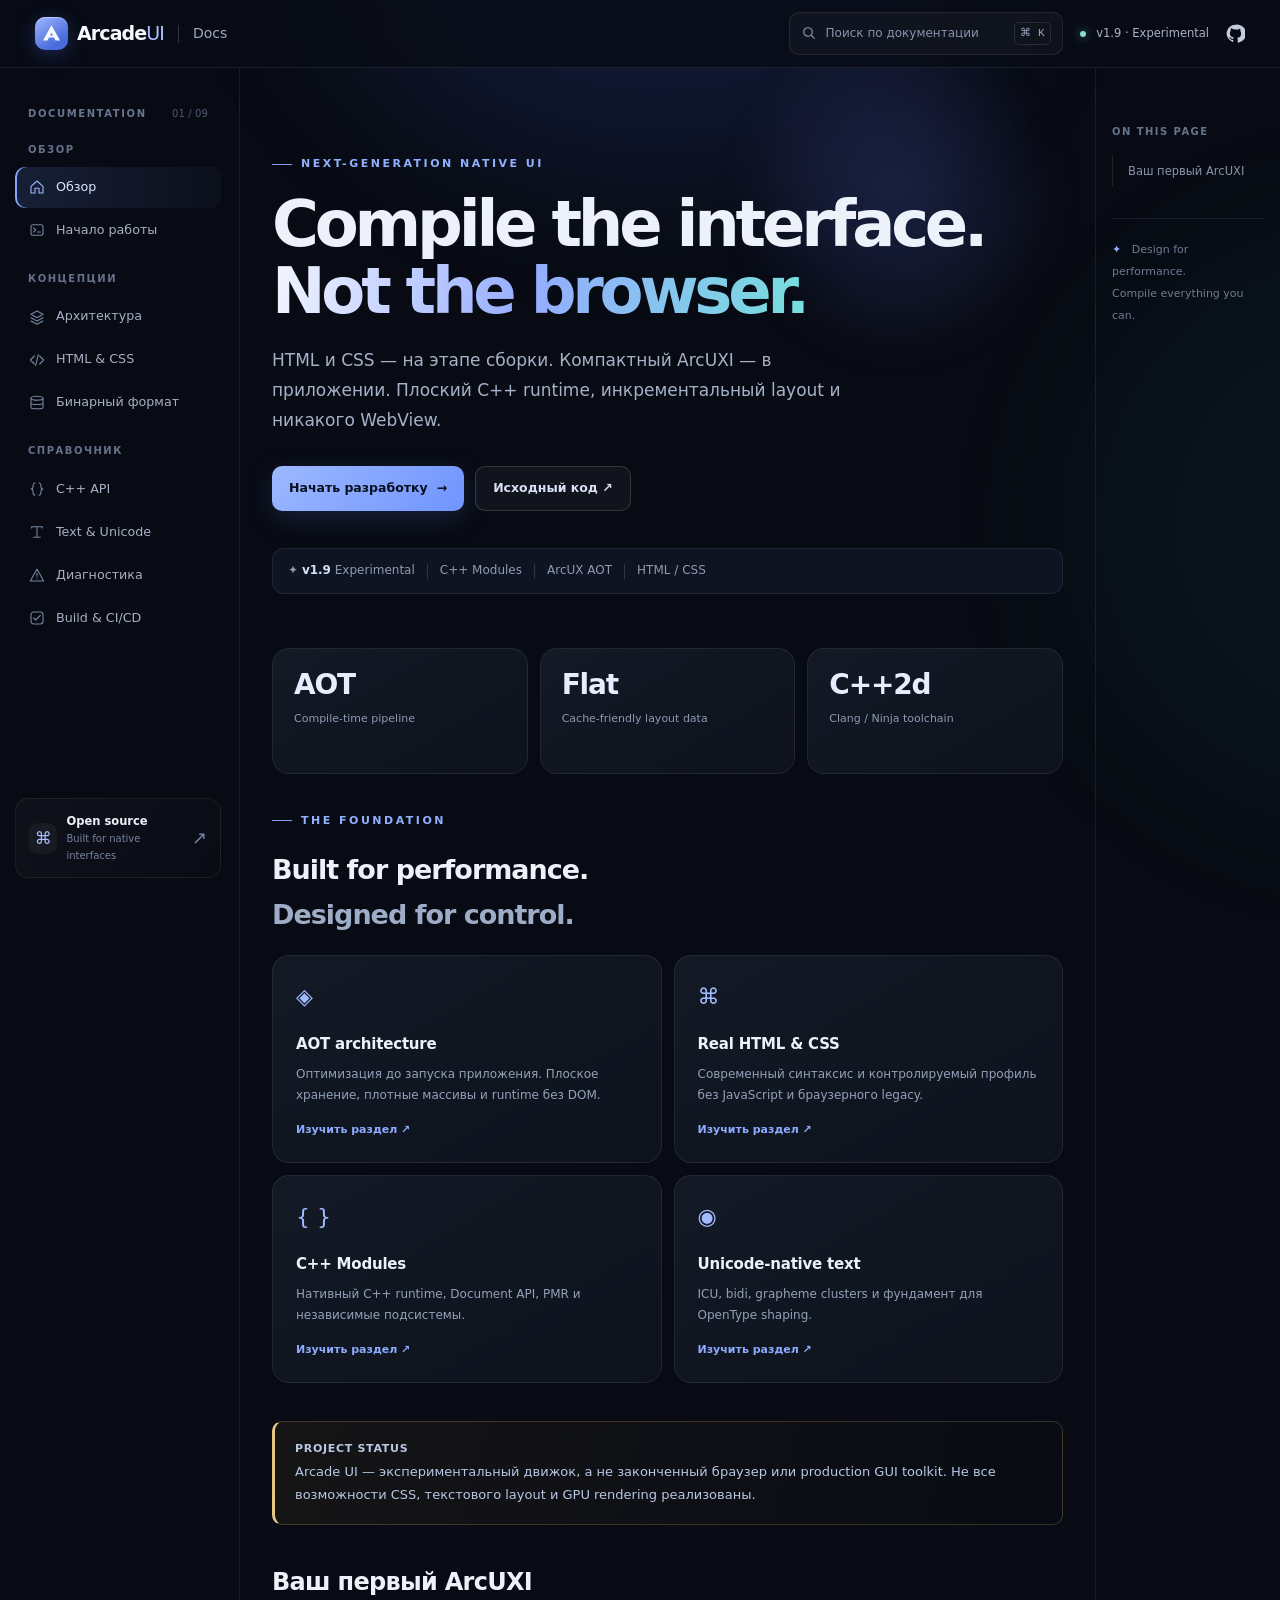
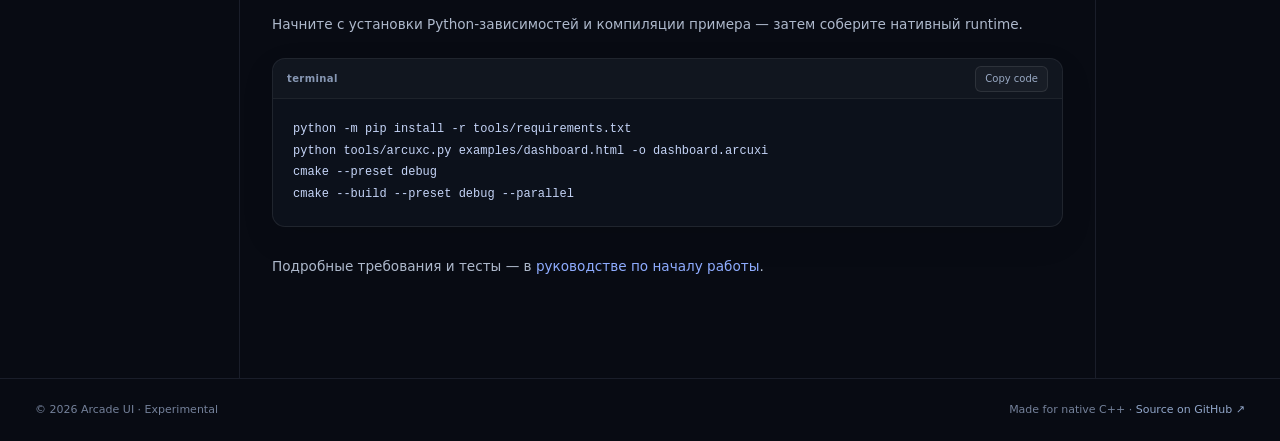
<file: docs/index.html>
<!doctype html>
<html lang="ru">
<head>
  <meta charset="utf-8">
  <meta name="viewport" content="width=device-width, initial-scale=1">
  <meta name="theme-color" content="#080b13">
  <meta name="description" content="Arcade UI — нативный AOT HTML/CSS UI engine на C++ Modules. Документация, архитектура, API и руководства.">
  <meta property="og:title" content="Arcade UI — Documentation">
  <meta property="og:description" content="Compile the interface. Not the browser.">
  <meta property="og:type" content="website">
  <link rel="icon" href="assets/favicon.svg" type="image/svg+xml">
  <link rel="stylesheet" href="assets/site.css">
  <title>Arcade UI — Documentation</title>
</head>
<body>
  <a class="skip-link" href="#main">К основному содержимому</a>
  <div class="ambient ambient-a" aria-hidden="true"></div>
  <div class="ambient ambient-b" aria-hidden="true"></div>
  <header class="topbar">
    <div class="topbar-inner">
      <a class="brand" href="#/" aria-label="Arcade UI, главная">
        <span class="brand-icon" aria-hidden="true"><svg viewBox="0 0 32 32"><path d="M16 3.5 29 26.5h-7l-2.1-4.3H12l-2.1 4.3H3L16 3.5Zm0 10.9-2.3 4.8h4.6L16 14.4Z" fill="currentColor"/></svg></span>
        <span>Arcade<span class="brand-accent">UI</span></span>
        <span class="brand-divider"></span>
        <span class="brand-docs">Docs</span>
      </a>
      <div class="top-actions">
        <button class="search-trigger" id="searchTrigger" type="button" aria-label="Открыть поиск">
          <svg viewBox="0 0 24 24" aria-hidden="true"><circle cx="10.5" cy="10.5" r="6.4"/><path d="m15.4 15.4 5.1 5.1"/></svg>
          <span>Поиск по документации</span><kbd>⌘ K</kbd>
        </button>
        <span class="top-status"><span class="status-dot"></span> v1.9 · Experimental</span>
        <a class="github-link" href="https://github.com/tozhievr/arcade_ui" target="_blank" rel="noopener noreferrer" aria-label="Открыть GitHub">
          <svg viewBox="0 0 24 24" aria-hidden="true"><path fill="currentColor" stroke="none" d="M12 .8a11.2 11.2 0 0 0-3.54 21.83c.56.1.76-.24.76-.54v-2.1c-3.1.67-3.76-1.31-3.76-1.31-.5-1.28-1.23-1.62-1.23-1.62-1.01-.69.08-.68.08-.68 1.12.08 1.7 1.14 1.7 1.14 1 1.69 2.63 1.2 3.27.91.1-.72.4-1.2.73-1.48-2.47-.28-5.06-1.24-5.06-5.53 0-1.22.43-2.22 1.14-3-.11-.28-.5-1.42.11-2.95 0 0 .94-.3 3.08 1.14A10.7 10.7 0 0 1 12 6.8c.95 0 1.9.13 2.8.38 2.14-1.44 3.07-1.14 3.07-1.14.61 1.53.23 2.67.12 2.95.71.78 1.13 1.78 1.13 3.01 0 4.3-2.59 5.24-5.07 5.51.41.36.77 1.06.77 2.13v3.45c0 .3.2.64.77.53A11.2 11.2 0 0 0 12 .8Z"/></svg>
        </a>
        <button class="mobile-menu" id="menuToggle" type="button" aria-label="Открыть меню" aria-expanded="false"><svg viewBox="0 0 24 24"><path d="M4 7h16M4 12h16M4 17h16"/></svg></button>
      </div>
    </div>
  </header>
  <div class="layout">
    <aside class="sidebar" id="sidebar" aria-label="Навигация по документации">
      <div class="side-scroll">
        <div class="side-kicker">DOCUMENTATION <span>01 / 09</span></div>
        <nav id="navigation"></nav>
        <div class="side-footer">
          <span class="side-footer-icon">⌘</span>
          <div><strong>Open source</strong><small>Built for native interfaces</small></div>
          <a href="https://github.com/tozhievr/arcade_ui" aria-label="Перейти на GitHub" target="_blank" rel="noopener noreferrer">↗</a>
        </div>
      </div>
    </aside>
    <main class="content-area" id="main" tabindex="-1"><div id="app"></div></main>
    <aside class="toc-wrap" aria-label="Содержание страницы"><div class="toc-sticky"><div class="toc-title">ON THIS PAGE</div><nav id="toc"></nav><div class="toc-tip"><span>✦</span> Design for performance.<br>Compile everything you can.</div></div></aside>
  </div>
  <footer class="global-footer"><span>© 2026 Arcade UI · Experimental</span><span>Made for native C++ · <a href="https://github.com/tozhievr/arcade_ui">Source on GitHub ↗</a></span></footer>
  <div class="search-dialog" id="searchDialog" hidden>
    <div class="search-backdrop" data-close-search></div>
    <div class="search-panel" role="dialog" aria-modal="true" aria-label="Поиск">
      <div class="search-input-row"><svg viewBox="0 0 24 24"><circle cx="10" cy="10" r="6"/><path d="m14.5 14.5 6 6"/></svg><input id="searchInput" type="search" placeholder="Найти раздел, API или команду..." autocomplete="off"><kbd>ESC</kbd></div>
      <div class="search-results" id="searchResults"></div>
      <div class="search-bottom">↑ ↓ навигация <span>Enter — перейти · Esc — закрыть</span></div>
    </div>
  </div>
  <div class="toast" id="toast" role="status" aria-live="polite"></div>
  <script defer src="assets/site.js"></script>
</body>
</html>
</file>
<file: docs/assets/site.css>
:root{color-scheme:dark;--bg:#080b13;--panel:#111724;--panel2:#161d2b;--line:rgba(180,198,238,.105);--text:#edf1fa;--muted:#8993a7;--soft:#b8c2d5;--blue:#8eacff;--blue2:#5f8bff;--mint:#74dfd4;--shadow:0 28px 90px rgba(0,0,0,.28);font-family:-apple-system,BlinkMacSystemFont,"SF Pro Display","Segoe UI",Inter,system-ui,sans-serif;font-synthesis:none}*{box-sizing:border-box}html{scroll-behavior:smooth}body{margin:0;background:var(--bg);color:var(--text);line-height:1.65;font-size:14.5px;overflow-x:hidden}button,input{font:inherit}button,a{-webkit-tap-highlight-color:transparent}a{color:var(--blue);text-decoration:none}a:hover{color:#c0d0ff}::selection{background:#7296fe68;color:#fff}::-webkit-scrollbar{width:9px;height:9px}::-webkit-scrollbar-thumb{border:2px solid transparent;background:#38445d;background-clip:padding-box;border-radius:10px}.ambient{pointer-events:none;position:fixed;border-radius:50%;filter:blur(75px);opacity:.21;z-index:-1}.ambient-a{width:680px;height:520px;top:-340px;left:25%;background:#344a9e}.ambient-b{width:580px;height:590px;top:230px;right:-370px;background:#1b817f;opacity:.075}.skip-link{position:absolute;left:12px;top:-60px;padding:10px 15px;background:#1c263c;z-index:200}.skip-link:focus{top:10px}.topbar{position:sticky;top:0;z-index:40;height:68px;border-bottom:1px solid var(--line);background:rgba(9,13,22,.83);backdrop-filter:blur(26px);-webkit-backdrop-filter:blur(26px)}.topbar-inner{max-width:1550px;margin:auto;height:100%;display:flex;justify-content:space-between;align-items:center;padding:0 35px}.brand{display:flex;align-items:center;gap:9px;color:#f7f9ff;font-size:19px;letter-spacing:-.9px;font-weight:730}.brand:hover{color:white}.brand-icon{width:33px;height:33px;border-radius:10px;background:linear-gradient(145deg,#9fb6ff 0%,#486cdb 75%);color:#f7faff;display:grid;place-items:center;box-shadow:inset 0 1px #fff6,0 4px 20px #527af844}.brand-icon svg{width:21px}.brand-accent{font-weight:420;color:#afc2ff}.brand-divider{height:18px;width:1px;background:#5d677b7a;margin:0 5px}.brand-docs{color:#9fa9c0;font-weight:480;font-size:14px;letter-spacing:0}.top-actions{display:flex;align-items:center;gap:17px}.search-trigger{width:274px;display:flex;align-items:center;gap:9px;background:#ffffff08;border:1px solid #ffffff16;border-radius:10px;padding:9px 11px;color:#8994ac;cursor:pointer;font-size:12px}.search-trigger:hover{border-color:#93adff65;background:#ffffff0c}.search-trigger svg,.search-input-row svg{width:16px;height:16px;stroke:currentColor;fill:none;stroke-width:1.8}.search-trigger kbd{margin-left:auto;color:#9da9c2;font-size:11px;border:1px solid #ffffff1c;border-radius:5px;padding:1px 5px}.top-status{font-size:11.5px;color:#a9b3c6;white-space:nowrap}.status-dot{display:inline-block;width:6px;height:6px;border-radius:50%;background:#87dcca;margin-right:7px;box-shadow:0 0 10px #57e9bc99}.github-link{display:flex;align-items:center;color:#c5ccdb}.github-link svg{width:19px;height:19px}.mobile-menu{display:none;color:#c5d4f7;background:none;border:0;padding:8px}.mobile-menu svg{width:23px;stroke:currentColor;stroke-width:1.8;fill:none}.layout{max-width:1550px;margin:0 auto;display:grid;grid-template-columns:264px minmax(0,1fr) 225px;min-height:calc(100vh - 128px)}.sidebar{border-right:1px solid var(--line)}.side-scroll{position:sticky;top:68px;height:calc(100vh - 68px);overflow-y:auto;display:flex;flex-direction:column;padding:38px 18px 22px 25px}.side-kicker{color:#69758e;font-size:10px;font-weight:730;letter-spacing:1.6px;padding:0 13px 19px}.side-kicker span{float:right;letter-spacing:.1px;font-weight:450;color:#4e5a70}.nav-group{margin-bottom:20px}.nav-label{font-size:10px;letter-spacing:1.5px;font-weight:700;color:#65718b;text-transform:uppercase;margin:0 13px 9px}.nav-link{display:flex;align-items:center;gap:11px;padding:10px 13px;border-radius:10px;color:#a6b0c3;font-size:12.7px;margin:2px 0;transition:background .18s,color .18s}.nav-link:hover{color:#f4f6fd;background:#ffffff09}.nav-link.active{color:#dce7ff;background:linear-gradient(90deg,#6689ed2a,#658aea0b);box-shadow:inset 2px 0 #83a5ff}.nav-icon{width:17px;height:17px;display:grid;place-items:center;color:#7786a4;flex-shrink:0}.nav-link.active .nav-icon{color:#9cb9ff}.nav-icon svg{width:16px;height:16px;stroke:currentColor;stroke-width:1.6;fill:none;stroke-linecap:round;stroke-linejoin:round}.side-footer{margin-top:auto;border:1px solid #ffffff10;border-radius:13px;background:linear-gradient(125deg,#ffffff08,#ffffff02);padding:13px;display:flex;align-items:center;gap:9px}.side-footer-icon{width:31px;height:31px;display:grid;place-items:center;border-radius:9px;background:#ffffff0b;color:#a8bfff;font-size:17px}.side-footer strong{font-size:11.5px;display:block}.side-footer small{font-size:10px;color:#76839e;display:block}.side-footer>a{margin-left:auto;font-size:18px;color:#7485a6}.content-area{min-width:0;padding:0 48px 95px}.content-shell{max-width:815px;margin:0 auto;padding-top:53px;animation:reveal .32s ease both}@keyframes reveal{from{opacity:.3;transform:translateY(7px)}to{opacity:1;transform:translateY(0)}}.toc-wrap{border-left:1px solid var(--line)}.toc-sticky{position:sticky;top:68px;padding:56px 25px}.toc-title{font-size:10px;letter-spacing:1.45px;font-weight:730;color:#66738b;margin-bottom:15px}.toc-link{display:block;border-left:1px solid #ffffff1a;padding:7px 0 7px 15px;color:#8994aa;font-size:11.5px;line-height:1.45}.toc-link:hover{border-color:#96b1ff;color:#dce6ff}.toc-tip{border-top:1px solid var(--line);margin-top:32px;padding-top:20px;color:#6f7b92;font-size:11px;line-height:2}.toc-tip span{color:#98adfc;margin-right:7px}.eyebrow{font-size:11px;letter-spacing:2.5px;color:#91b1ff;font-weight:740;text-transform:uppercase;display:flex;align-items:center;gap:9px;margin-bottom:18px}.eyebrow:before{content:'';width:20px;height:1px;background:#7ea0ff}.hero{position:relative;padding:34px 0 36px}.hero-orb{position:absolute;width:330px;height:330px;right:0;top:-90px;z-index:-1;background:radial-gradient(circle at 50% 50%,#5170d73b 0%,#6570ed1b 39%,transparent 70%);filter:blur(18px)}.hero h1{font-size:clamp(48px,5vw,77px);font-weight:740;letter-spacing:-4.2px;line-height:1.04;max-width:750px;margin:0 0 22px}.gradient-text{background:linear-gradient(100deg,#f4f7ff,#94acff 48%,#77dfdc);color:transparent;background-clip:text;-webkit-background-clip:text}.hero-description{color:#a5b2c8;font-size:17px;max-width:600px;line-height:1.75;margin:0 0 31px}.button-row{display:flex;flex-wrap:wrap;gap:11px}.primary-btn,.secondary-btn{display:inline-flex;justify-content:center;align-items:center;gap:9px;padding:11px 17px;border-radius:10px;font-size:12.5px;font-weight:650;transition:transform .16s,background .16s}.primary-btn{background:linear-gradient(130deg,#9cb8ff,#7094ff);color:#071020;box-shadow:0 7px 27px #597dec30}.primary-btn:hover{background:#c0d1ff;color:#071020;transform:translateY(-2px)}.secondary-btn{border:1px solid #ffffff26;color:#d8e0f5;background:#ffffff0a}.secondary-btn:hover{background:#ffffff12;color:white}.release-strip{display:flex;flex-wrap:wrap;gap:12px;align-items:center;margin-top:37px;padding:12px 15px;background:#111827c7;border:1px solid #ffffff13;border-radius:12px;color:#8e9bb2;font-size:12px}.release-strip strong{color:#d1e4ff}.strip-sep{width:1px;height:15px;background:#ffffff25}.metric-grid,.feature-grid{display:grid;grid-template-columns:repeat(3,minmax(0,1fr));gap:12px;margin:18px 0 38px}.metric,.feature-card{border:1px solid #ffffff13;border-radius:17px;background:linear-gradient(150deg,#171f2cbb,#111723aa);padding:21px;min-height:126px}.metric strong{display:block;font-size:28px;line-height:1.1;letter-spacing:-1.2px;color:#e5edff}.metric span{font-size:11px;color:#8c9ab3;display:block;margin-top:9px}.feature-grid{grid-template-columns:repeat(2,minmax(0,1fr))}.feature-card{min-height:170px;padding:23px;display:flex;flex-direction:column}.feature-icon{font-size:22px;margin-bottom:17px;color:#a1bbff}.feature-card h3{font-size:15px;letter-spacing:-.2px;margin:0 0 7px}.feature-card p{margin:0;font-size:12px;color:#93a1b8;line-height:1.7}.feature-card a{margin-top:auto;padding-top:16px;font-size:11px;font-weight:700}.page-title{font-size:clamp(34px,4vw,52px);line-height:1.12;letter-spacing:-2.1px;margin:0 0 15px;font-weight:735}.page-description{font-size:15.5px;color:#a5b2c8;line-height:1.8;margin:0 0 25px;max-width:680px}.meta-row{display:flex;gap:9px;flex-wrap:wrap;margin:26px 0 33px}.meta-pill{border:1px solid #ffffff15;background:#ffffff07;border-radius:8px;padding:5px 10px;color:#8f9cb2;font-size:10px}.doc-body h2{margin:37px 0 14px;padding-top:5px;font-size:24px;letter-spacing:-.7px;line-height:1.3;scroll-margin-top:95px}.doc-body h3{margin:24px 0 11px;font-size:16px;letter-spacing:-.2px;scroll-margin-top:95px}.doc-body p,.doc-body li{font-size:13.6px;line-height:1.86;color:#aeb9cc}.doc-body p{margin:12px 0 19px}.doc-body strong{color:#ebf1ff}.doc-body ul,.doc-body ol{padding-left:20px}.doc-body li{margin:7px 0}.doc-body code:not(pre code){font-family:ui-monospace,"SFMono-Regular",Consolas,monospace;color:#b2c7ff;background:#7286aa17;border:1px solid #ffffff10;border-radius:5px;padding:2px 5px;font-size:.9em}.code-block{border:1px solid #ffffff15;border-radius:13px;overflow:hidden;margin:21px 0 27px;background:#0c111b;box-shadow:0 12px 34px #00000016}.code-header{height:40px;border-bottom:1px solid #ffffff0e;display:flex;align-items:center;justify-content:space-between;padding:0 14px;background:#ffffff05}.code-label{font-size:10px;font-weight:620;color:#8797b3;letter-spacing:.4px}.copy-btn{border:1px solid #ffffff18;border-radius:6px;background:#ffffff08;color:#99a9c3;font-size:10px;padding:4px 9px;cursor:pointer}.copy-btn:hover{color:#fff;background:#ffffff16}.code-block pre{padding:20px;overflow:auto;margin:0;color:#c5d4f7;font-size:12px;line-height:1.8;font-family:ui-monospace,"SFMono-Regular",Menlo,Consolas,monospace;tab-size:2}.code-block code{white-space:pre}.code-key{color:#a6adff}.code-str{color:#b4e5c2}.code-com{color:#7284a1}.callout{border:1px solid #6188ff3a;border-left:3px solid #86a6ff;background:linear-gradient(105deg,#678cff14,#ffffff02);border-radius:10px;padding:17px 20px;margin:19px 0 25px;color:#b8c8e5;font-size:13px;line-height:1.75}.callout.warn{border-color:#ebbd6836;border-left-color:#e8c585;background:linear-gradient(105deg,#ca9b4b12,#ffffff01)}.callout strong{display:block;margin-bottom:3px;font-size:11px;letter-spacing:.7px;text-transform:uppercase}.compare-table{overflow:auto;border:1px solid #ffffff15;border-radius:12px;margin:22px 0}.compare-table table{border-collapse:collapse;width:100%;font-size:12px}.compare-table th{text-align:left;background:#ffffff07;color:#d5dff4;font-weight:660;white-space:nowrap}.compare-table th,.compare-table td{padding:14px 16px;border-bottom:1px solid #ffffff0c}.compare-table tr:last-child td{border-bottom:0}.compare-table td{color:#a7b3c9;vertical-align:top}.good{color:#80e0c5}.bad{color:#d7a6a6}.architecture{padding:20px;border:1px solid #ffffff15;border-radius:15px;background:linear-gradient(135deg,#151e2e,#0b111b);margin:22px 0}.pipeline-box{padding:15px 20px;border:1px solid #ffffff1b;border-radius:10px;text-align:center;color:#e3eafb;font-weight:650;font-size:13px;background:#ffffff06}.pipeline-box small{display:block;color:#8494b2;font-size:10px;font-weight:400;margin-top:4px}.pipe-arrow{text-align:center;font-size:17px;line-height:2;color:#728cbf}.breadcrumb{font-size:11px;color:#72809b;margin-bottom:22px}.breadcrumb a{color:#8193b5}.breadcrumb span{margin:0 9px;color:#52637f}.page-navigation{margin-top:55px;border-top:1px solid var(--line);padding-top:20px;display:grid;grid-template-columns:1fr 1fr;gap:12px}.page-nav-item{border:1px solid var(--line);border-radius:11px;padding:15px;color:#e1eafd;font-size:13px;transition:background .15s}.page-nav-item:hover{background:#ffffff08}.page-nav-item span{display:block;color:#7f8da7;font-size:10px;margin-bottom:4px}.page-nav-item.next{text-align:right}.global-footer{max-width:1550px;margin:0 auto;border-top:1px solid var(--line);padding:22px 35px;display:flex;justify-content:space-between;flex-wrap:wrap;gap:10px;color:#74819a;font-size:11px}.global-footer a{color:#91a6c9}.search-dialog[hidden]{display:none}.search-dialog{position:fixed;inset:0;z-index:100;display:flex;justify-content:center;align-items:flex-start;padding:14vh 20px 30px}.search-backdrop{position:absolute;inset:0;background:#05070bc9;backdrop-filter:blur(10px)}.search-panel{position:relative;width:min(590px,100%);background:#151b28;border:1px solid #899bcb48;border-radius:16px;box-shadow:0 30px 130px #000b;overflow:hidden}.search-input-row{display:flex;align-items:center;gap:11px;padding:14px 17px;border-bottom:1px solid #ffffff18;color:#8fa4ca}.search-input-row svg{width:20px;height:20px;fill:none;stroke:currentColor;stroke-width:1.8}.search-input-row input{flex:1;min-width:0;outline:0;border:0;background:transparent;color:#eef3ff;font-size:14px}.search-input-row input::placeholder{color:#71809c}.search-input-row kbd{border:1px solid #ffffff20;border-radius:5px;padding:3px 6px;font-size:10px;color:#7886a2}.search-results{max-height:420px;overflow:auto;padding:10px}.search-group{font-size:10px;letter-spacing:1px;color:#7586a4;padding:10px 12px}.search-item{width:100%;text-align:left;border:0;background:transparent;color:#d9e3f7;border-radius:9px;padding:12px 14px;display:flex;align-items:center;gap:13px;cursor:pointer}.search-item:hover,.search-item.selected{background:#7898fb25}.search-item small{display:block;color:#8593ac;font-size:11px}.search-item-icon{width:29px;height:29px;border-radius:8px;background:#ffffff0a;display:grid;place-items:center;color:#9eb5fa}.search-empty{padding:30px;text-align:center;color:#8191ae}.search-bottom{border-top:1px solid #ffffff13;padding:10px 15px;font-size:10px;color:#72829e;display:flex;justify-content:space-between}.toast{position:fixed;right:25px;bottom:24px;padding:11px 16px;background:#263650;border:1px solid #789cf659;border-radius:10px;color:#e6edff;z-index:120;font-size:12px;opacity:0;pointer-events:none;transform:translateY(8px);transition:.2s}.toast.visible{opacity:1;transform:translateY(0)}:focus-visible{outline:2px solid #93b0ff;outline-offset:3px}@media(max-width:1280px){.layout{grid-template-columns:240px minmax(0,1fr) 185px}.content-area{padding:0 32px 80px}.toc-sticky{padding:56px 16px}.side-scroll{padding-left:15px}}@media(max-width:1060px){.layout{grid-template-columns:240px minmax(0,1fr)}.toc-wrap{display:none}.search-trigger{width:225px}.top-status{display:none}}@media(max-width:750px){.topbar{height:62px}.topbar-inner{padding:0 17px}.brand{font-size:18px}.search-trigger{width:auto;padding:8px}.search-trigger span,.search-trigger kbd{display:none}.mobile-menu{display:block}.top-actions{gap:10px}.layout{display:block}.sidebar{position:fixed;top:62px;bottom:0;left:0;width:278px;background:#0e131f;border-right:1px solid #ffffff20;z-index:45;transform:translateX(-104%);transition:transform .22s;box-shadow:30px 0 90px #0005}.sidebar.open{transform:translateX(0)}.side-scroll{height:calc(100vh - 62px);top:62px}.content-area{padding:0 22px 65px}.content-shell{padding-top:34px}.hero{padding-top:27px}.hero h1{letter-spacing:-2.7px;font-size:52px}.hero-description{font-size:15px}.metric-grid{grid-template-columns:repeat(3,1fr);gap:7px}.metric{padding:14px;min-height:100px}.metric strong{font-size:20px}.metric span{font-size:10px}.feature-grid{gap:9px}.feature-card{padding:17px;min-height:180px}.global-footer{padding:20px}.page-navigation{grid-template-columns:1fr}.search-dialog{padding-top:9vh}}@media(max-width:420px){.hero h1{font-size:44px}.feature-grid{grid-template-columns:1fr}.metric-grid{grid-template-columns:1fr 1fr}.release-strip{font-size:10px}.brand-docs{display:none}.brand-divider{display:none}.content-area{padding:0 17px 50px}.doc-body h2{font-size:21px}}@media(prefers-reduced-motion:reduce){*,*:before,*:after{scroll-behavior:auto!important;animation:none!important;transition:none!important}}
</file>
